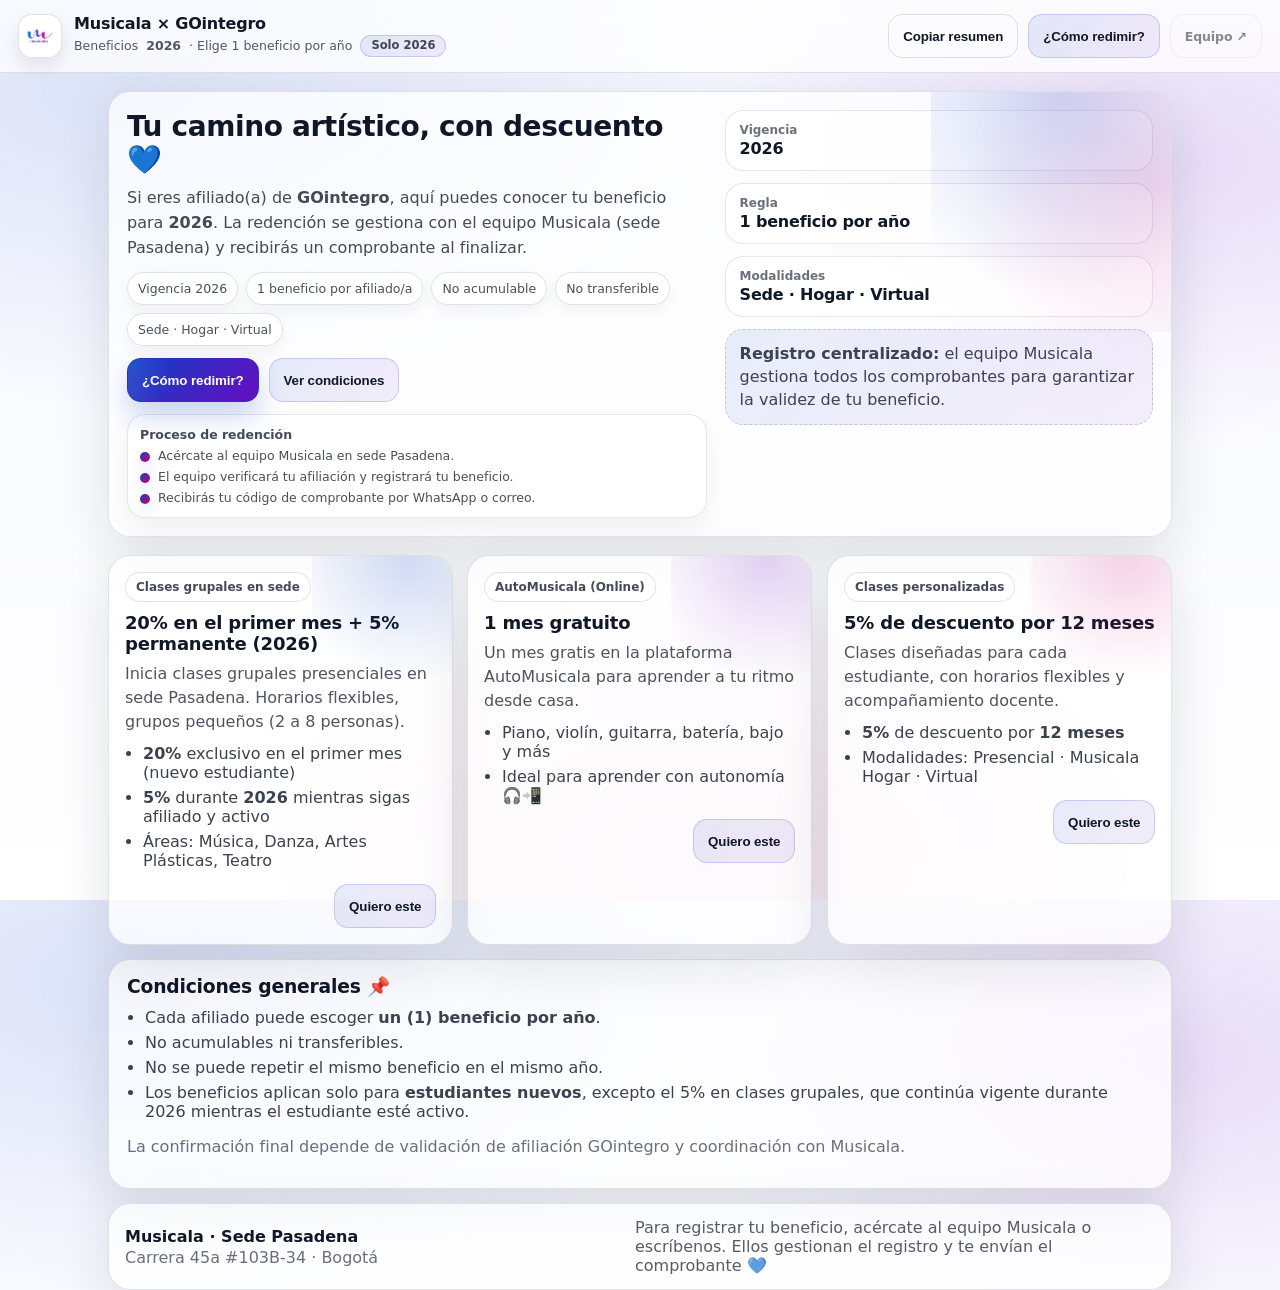
<file: index.html>
<!doctype html>
<html lang="es">
<head>
  <meta charset="utf-8" />
  <meta name="viewport" content="width=device-width, initial-scale=1" />
  <title>GOintegro · Beneficios Musicala (2026)</title>
  <link rel="stylesheet" href="./styles.css" />
  <meta name="theme-color" content="#0C41C4" />
  <meta name="description" content="Guía de beneficios GOintegro 2026 para Musicala. Elige tu beneficio y contáctanos." />
</head>

<body>
  <header class="topbar">
    <div class="topbar__inner">
      <div class="brand">
        <div class="brand__mark brand__mark--logo" aria-label="Musicala">
          <img src="./logo.png" alt="Logo Musicala" loading="eager" decoding="async"
            onerror="this.closest('.brand__mark').classList.add('is-fallback'); this.remove();" />
          <span class="brand__fallback" aria-hidden="true">M</span>
        </div>
        <div class="brand__text">
          <div class="brand__title">Musicala × GOintegro</div>
          <div class="brand__subtitle">
            Beneficios <strong>2026</strong> · Elige 1 beneficio por año
            <span class="badge" title="Solo 2026">Solo 2026</span>
          </div>
        </div>
      </div>

      <div class="topbar__actions">
        <button class="btn btn--ghost" id="btnCopySummary" type="button" title="Copia un resumen para WhatsApp o correo">
          Copiar resumen
        </button>
        <button class="btn btn--soft" id="btnHowTo" type="button">
          ¿Cómo redimir?
        </button>
        <a class="btn btn--ghost adminLink" href="./admin.html" title="Acceso exclusivo para el equipo Musicala">
          Equipo ↗
        </a>
      </div>
    </div>
  </header>

  <main class="wrap">
    <section class="hero card">
      <div class="hero__copy">
        <h1>Tu camino artístico, con descuento 💙</h1>
        <p>
          Si eres afiliado(a) de <strong>GOintegro</strong>, aquí puedes conocer tu beneficio para <strong>2026</strong>.
          La redención se gestiona con el equipo Musicala (sede Pasadena) y recibirás un comprobante al finalizar.
        </p>

        <div class="chips" role="list" aria-label="Resumen rápido">
          <span class="chip" role="listitem">Vigencia 2026</span>
          <span class="chip" role="listitem">1 beneficio por afiliado/a</span>
          <span class="chip" role="listitem">No acumulable</span>
          <span class="chip" role="listitem">No transferible</span>
          <span class="chip" role="listitem">Sede · Hogar · Virtual</span>
        </div>

        <div class="hero__cta">
          <button class="btn btn--primary" id="btnHowTo2" type="button">¿Cómo redimir?</button>
          <button class="btn btn--soft" id="btnConditions" type="button">Ver condiciones</button>
        </div>

        <div class="miniGuide" aria-label="Guía rápida para el equipo">
          <div class="miniGuide__title">Proceso de redención</div>
          <div class="miniGuide__body">
            <div class="miniGuide__item"><span class="dot"></span> Acércate al equipo Musicala en sede Pasadena.</div>
            <div class="miniGuide__item"><span class="dot"></span> El equipo verificará tu afiliación y registrará tu beneficio.</div>
            <div class="miniGuide__item"><span class="dot"></span> Recibirás tu código de comprobante por WhatsApp o correo.</div>
          </div>
        </div>
      </div>

      <div class="hero__panel">
        <div class="stat">
          <div class="stat__k">Vigencia</div>
          <div class="stat__v">2026</div>
        </div>
        <div class="stat">
          <div class="stat__k">Regla</div>
          <div class="stat__v">1 beneficio por año</div>
        </div>
        <div class="stat">
          <div class="stat__k">Modalidades</div>
          <div class="stat__v">Sede · Hogar · Virtual</div>
        </div>
        <div class="note">
          <strong>Registro centralizado:</strong> el equipo Musicala gestiona todos los comprobantes para garantizar la validez de tu beneficio.
        </div>
      </div>
    </section>

    <section class="grid">
      <article class="benefit card" data-benefit="GRUPALES">
        <div class="benefit__tag">Clases grupales en sede</div>
        <h2>20% en el primer mes + 5% permanente (2026)</h2>
        <p>
          Inicia clases grupales presenciales en sede Pasadena. Horarios flexibles, grupos pequeños (2 a 8 personas).
        </p>
        <ul class="list">
          <li><strong>20%</strong> exclusivo en el primer mes (nuevo estudiante)</li>
          <li><strong>5%</strong> durante <strong>2026</strong> mientras sigas afiliado y activo</li>
          <li>Áreas: Música, Danza, Artes Plásticas, Teatro</li>
        </ul>
        <div class="benefit__footer">
          <button class="btn btn--soft howToBtn" type="button">Quiero este</button>
        </div>
      </article>

      <article class="benefit card" data-benefit="AUTOMUSICALA">
        <div class="benefit__tag">AutoMusicala (Online)</div>
        <h2>1 mes gratuito</h2>
        <p>
          Un mes gratis en la plataforma AutoMusicala para aprender a tu ritmo desde casa.
        </p>
        <ul class="list">
          <li>Piano, violín, guitarra, batería, bajo y más</li>
          <li>Ideal para aprender con autonomía 🎧📲</li>
        </ul>
        <div class="benefit__footer">
          <button class="btn btn--soft howToBtn" type="button">Quiero este</button>
        </div>
      </article>

      <article class="benefit card" data-benefit="PERSONALIZADAS">
        <div class="benefit__tag">Clases personalizadas</div>
        <h2>5% de descuento por 12 meses</h2>
        <p>
          Clases diseñadas para cada estudiante, con horarios flexibles y acompañamiento docente.
        </p>
        <ul class="list">
          <li><strong>5%</strong> de descuento por <strong>12 meses</strong></li>
          <li>Modalidades: Presencial · Musicala Hogar · Virtual</li>
        </ul>
        <div class="benefit__footer">
          <button class="btn btn--soft howToBtn" type="button">Quiero este</button>
        </div>
      </article>
    </section>

    <section class="conditions card" id="conditions">
      <h3>Condiciones generales 📌</h3>
      <ul class="list">
        <li>Cada afiliado puede escoger <strong>un (1) beneficio por año</strong>.</li>
        <li>No acumulables ni transferibles.</li>
        <li>No se puede repetir el mismo beneficio en el mismo año.</li>
        <li>Los beneficios aplican solo para <strong>estudiantes nuevos</strong>, excepto el 5% en clases grupales, que continúa vigente durante 2026 mientras el estudiante esté activo.</li>
      </ul>
      <p class="muted">
        La confirmación final depende de validación de afiliación GOintegro y coordinación con Musicala.
      </p>
    </section>

    <section class="footer card">
      <div class="footer__row">
        <div>
          <h4>Musicala · Sede Pasadena</h4>
          <p class="muted">Carrera 45a #103B-34 · Bogotá</p>
        </div>
        <div class="footer__hint">
          Para registrar tu beneficio, acércate al equipo Musicala o escríbenos. Ellos gestionan el registro y te envían el comprobante 💙
        </div>
      </div>
    </section>
  </main>

  <!-- Modal: ¿Cómo redimir? -->
  <dialog class="modal" id="howToModal">
    <div class="modal__card">
      <div class="modal__head">
        <div>
          <div class="modal__title">¿Cómo redimir tu beneficio?</div>
          <div class="modal__subtitle">Es fácil — el equipo Musicala te acompaña</div>
        </div>
        <button class="iconBtn" type="button" id="btnHowToClose" aria-label="Cerrar">✕</button>
      </div>
      <div class="modal__body">
        <div class="howToSteps">
          <div class="howToStep">
            <div class="howToStep__num">1</div>
            <div>
              <strong>Escoge tu beneficio</strong>
              <p class="muted" style="margin:4px 0 0">Revisa las opciones en esta página y decide cuál quieres para 2026.</p>
            </div>
          </div>
          <div class="howToStep">
            <div class="howToStep__num">2</div>
            <div>
              <strong>Contacta al equipo Musicala</strong>
              <p class="muted" style="margin:4px 0 0">Acércate a sede Pasadena o escríbenos. El equipo verificará tu afiliación GOintegro.</p>
            </div>
          </div>
          <div class="howToStep">
            <div class="howToStep__num">3</div>
            <div>
              <strong>Recibe tu comprobante</strong>
              <p class="muted" style="margin:4px 0 0">El equipo registrará tu beneficio y te enviará un código de comprobante por WhatsApp o correo.</p>
            </div>
          </div>
        </div>

        <div class="howToContact">
          <div class="howToContact__title">📍 Musicala · Sede Pasadena</div>
          <div class="muted" style="font-size:13px">Carrera 45a #103B-34 · Bogotá</div>
        </div>

        <p class="muted tiny" style="margin-top:12px">
          Recuerda: 1 beneficio por año, no acumulable, no transferible, no repetir el mismo beneficio en el mismo año.
        </p>
      </div>
      <div class="modal__foot">
        <button class="btn btn--primary" id="btnHowToOk">Entendido</button>
      </div>
    </div>
  </dialog>

  <script src="./app.js"></script>
</body>
</html>
</file>
<file: styles.css>
/* =============================================================================
  GOintegro x Musicala — styles.css (LIGHT · Premium)
  - Musicala tokens (Mozart/Bach/Beethoven/Brahms)
  - 100% light UI
  - Glass suave + sombras finas + micro-UX
  - Modales <dialog> pro
  - Tablas/CSV/claims
  - Accesibilidad: focus visible, targets, reduced motion
============================================================================= */

:root{
  /* Brand */
  --bach:      #220A63;
  --mozart:    #0C41C4;
  --beethoven: #680DBF;
  --brahms:    #CE0071;
  --vivaldi:   #5729FF;

  /* Neutrales */
  --bg0: #F7F8FF;
  --bg1: #FFFFFF;
  --ink: #101828;
  --muted: rgba(16,24,40,.62);

  /* Lines / surfaces */
  --line: rgba(16,24,40,.12);
  --line2: rgba(16,24,40,.08);
  --card: rgba(255,255,255,.74);
  --card2: rgba(255,255,255,.88);

  /* Shadows */
  --shadow:  0 18px 55px rgba(16,24,40,.12);
  --shadow2: 0 10px 28px rgba(16,24,40,.10);
  --shadowSm: 0 8px 18px rgba(16,24,40,.10);

  /* Radius */
  --r12: 12px;
  --r14: 14px;
  --r16: 16px;
  --r18: 18px;
  --r22: 22px;
  --r26: 26px;

  /* Focus */
  --focus: 0 0 0 3px rgba(12,65,196,.18), 0 0 0 7px rgba(104,13,191,.10);

  /* Layout */
  --max: 1100px;
  --tap: 44px;
  --safeB: env(safe-area-inset-bottom, 0px);
}

/* Reset-ish */
*{ box-sizing:border-box; }
html,body{ height:100%; }
[hidden]{ display:none !important; }
body{
  margin:0;
  color:var(--ink);
  font-family: ui-sans-serif, system-ui, -apple-system, Segoe UI, Roboto, Arial;
  -webkit-font-smoothing: antialiased;
  text-rendering: optimizeLegibility;

  background:
    radial-gradient(1000px 540px at 10% 10%, rgba(12,65,196,.12), transparent 60%),
    radial-gradient(900px 520px at 92% 18%, rgba(104,13,191,.12), transparent 55%),
    radial-gradient(780px 460px at 55% 96%, rgba(206,0,113,.10), transparent 60%),
    linear-gradient(180deg, var(--bg0), #fff);
}

img{ max-width:100%; display:block; }
a{ color:inherit; text-decoration:none; }
hr{ border:none; border-top:1px solid var(--line); }

::selection{
  background: rgba(12,65,196,.16);
}

/* =========================================================
   Topbar / Brand
========================================================= */
.topbar{
  position: sticky;
  top: 0;
  z-index: 50;
  backdrop-filter: blur(12px);
  -webkit-backdrop-filter: blur(12px);
  background: rgba(255,255,255,.74);
  border-bottom: 1px solid var(--line);
}

.topbar__inner{
  display:flex;
  align-items:center;
  justify-content:space-between;
  gap: 14px;
  padding: 14px 18px;
}

.brand{
  display:flex;
  align-items:center;
  gap: 12px;
  min-width: 260px;
}

.brand__mark{
  width: 44px;
  height: 44px;
  border-radius: var(--r14);
  display:grid;
  place-items:center;
  font-weight: 900;
  letter-spacing: .3px;
  color: #fff;
  background: linear-gradient(135deg, var(--mozart), var(--beethoven));
  box-shadow: var(--shadow2);
  user-select:none;
  position: relative;
  overflow:hidden;
}

.brand__mark--logo{
  padding: 0;
  background: rgba(255,255,255,.9);
  border: 1px solid rgba(16,24,40,.12);
  box-shadow: var(--shadowSm);
}
.brand__mark--logo img{
  width: 100%;
  height: 100%;
  object-fit: contain;
  padding: 6px;
}
.brand__fallback{ display:none; }
.brand__mark.is-fallback{
  background: linear-gradient(135deg, var(--mozart), var(--beethoven));
  border: none;
}
.brand__mark.is-fallback .brand__fallback{
  display:block;
  color:#fff;
}

.brand__text{ display:flex; flex-direction:column; gap:2px; }
.brand__title{
  font-weight: 900;
  letter-spacing: -.2px;
  line-height: 1.1;
}
.brand__subtitle{
  font-size: 12.5px;
  color: rgba(16,24,40,.72);
  line-height: 1.2;
  display:flex;
  gap: 8px;
  flex-wrap: wrap;
  align-items:center;
}

.badge{
  display:inline-flex;
  align-items:center;
  height: 22px;
  padding: 0 10px;
  border-radius: 999px;
  border: 1px solid rgba(12,65,196,.18);
  background: linear-gradient(135deg, rgba(12,65,196,.10), rgba(104,13,191,.08));
  color: rgba(16,24,40,.78);
  font-weight: 800;
  font-size: 11.5px;
}

.topbar__actions{
  display:flex;
  align-items:center;
  gap: 10px;
  flex-wrap: wrap;
}

/* =========================================================
   Layout / Cards
========================================================= */
.wrap{
  max-width: var(--max);
  margin: 18px auto 44px;
  padding: 0 18px;
}

.card{
  border: 1px solid var(--line);
  background: var(--card);
  border-radius: var(--r22);
  box-shadow: var(--shadow);
}

.muted{ color: var(--muted); }
.tiny{ font-size: 12px; line-height: 1.45; }

/* =========================================================
   Hero
========================================================= */
.hero{
  display:grid;
  grid-template-columns: 1.15fr .85fr;
  gap: 18px;
  padding: 18px;
  position: relative;
  overflow:hidden;
}

.hero::before{
  content:"";
  position:absolute;
  inset:-120px -120px auto auto;
  width: 360px;
  height: 360px;
  background:
    radial-gradient(circle at 35% 35%, rgba(12,65,196,.18), transparent 60%),
    radial-gradient(circle at 60% 60%, rgba(206,0,113,.12), transparent 62%);
  pointer-events:none;
  filter: saturate(1.05);
}

.hero__copy h1{
  margin: 0 0 10px;
  font-size: 28px;
  letter-spacing: -.4px;
}
.hero__copy p{
  margin: 0 0 12px;
  color: rgba(16,24,40,.78);
  line-height: 1.55;
}

.chips{
  display:flex;
  flex-wrap: wrap;
  gap: 8px;
}
.chip{
  padding: 8px 10px;
  border-radius: 999px;
  border: 1px solid rgba(16,24,40,.12);
  background: rgba(255,255,255,.76);
  color: rgba(16,24,40,.76);
  font-size: 12.5px;
  box-shadow: 0 6px 16px rgba(16,24,40,.05);
}

.hero__cta{
  margin-top: 12px;
  display:flex;
  gap: 10px;
  flex-wrap: wrap;
}

.hero__panel{
  display:grid;
  gap: 12px;
  align-content: start;
}

.stat{
  padding: 12px 14px;
  border-radius: var(--r18);
  background: rgba(255,255,255,.76);
  border: 1px solid rgba(16,24,40,.10);
}
.stat__k{
  color: rgba(16,24,40,.62);
  font-size: 12px;
  font-weight: 800;
}
.stat__v{
  margin-top: 2px;
  font-weight: 900;
  letter-spacing: -.2px;
}

.note{
  padding: 12px 14px;
  border-radius: var(--r18);
  background: linear-gradient(135deg, rgba(12,65,196,.09), rgba(104,13,191,.07));
  border: 1px dashed rgba(16,24,40,.18);
  color: rgba(16,24,40,.80);
  line-height: 1.45;
}

.miniGuide{
  margin-top: 12px;
  border-radius: var(--r18);
  border: 1px solid rgba(16,24,40,.10);
  background: rgba(255,255,255,.72);
  padding: 12px 12px;
  box-shadow: 0 10px 26px rgba(16,24,40,.06);
}
.miniGuide__title{
  font-weight: 900;
  font-size: 12.5px;
  color: rgba(16,24,40,.78);
  margin-bottom: 6px;
}
.miniGuide__body{
  display:grid;
  gap: 6px;
  color: rgba(16,24,40,.76);
  font-size: 12.5px;
}
.miniGuide__item{
  display:flex;
  align-items:flex-start;
  gap: 8px;
}
.dot{
  width: 10px;
  height: 10px;
  border-radius: 999px;
  margin-top: 4px;
  background: linear-gradient(135deg, var(--mozart), var(--brahms));
  box-shadow: 0 6px 14px rgba(12,65,196,.18);
}

/* =========================================================
   Benefits grid
========================================================= */
.grid{
  margin-top: 18px;
  display:grid;
  grid-template-columns: repeat(3, 1fr);
  gap: 14px;
}

.benefit{
  padding: 16px;
  position: relative;
  overflow:hidden;
  transition: transform .12s ease, box-shadow .16s ease, border-color .16s ease;
  will-change: transform;
}

.benefit::before{
  content:"";
  position:absolute;
  inset:-90px -100px auto auto;
  width: 240px;
  height: 240px;
  background: radial-gradient(circle at 40% 40%, rgba(12,65,196,.18), transparent 60%);
  pointer-events:none;
}

.benefit[data-benefit="AUTOMUSICALA"]::before{
  background: radial-gradient(circle at 40% 40%, rgba(104,13,191,.18), transparent 60%);
}
.benefit[data-benefit="PERSONALIZADAS"]::before{
  background: radial-gradient(circle at 40% 40%, rgba(206,0,113,.16), transparent 60%);
}

.benefit:hover{
  transform: translateY(-2px);
  box-shadow: 0 22px 60px rgba(16,24,40,.14);
  border-color: rgba(12,65,196,.18);
}

.benefit__tag{
  display:inline-flex;
  align-items:center;
  font-size: 12px;
  font-weight: 900;
  color: rgba(16,24,40,.78);
  border: 1px solid rgba(16,24,40,.12);
  background: rgba(255,255,255,.78);
  padding: 7px 10px;
  border-radius: 999px;
}

.benefit h2{
  margin: 10px 0 8px;
  font-size: 18px;
  letter-spacing: -.2px;
}
.benefit p{
  margin: 0 0 10px;
  color: rgba(16,24,40,.74);
  line-height: 1.5;
}

.list{ margin: 0; padding-left: 18px; color: rgba(16,24,40,.82); }
.list li{ margin: 6px 0; }

.benefit__footer{
  margin-top: 14px;
  display:flex;
  justify-content:flex-end;
}

/* =========================================================
   Conditions / Footer
========================================================= */
.conditions{
  margin-top: 14px;
  padding: 16px 18px;
}
.conditions h3{
  margin: 0 0 10px;
  letter-spacing: -.2px;
}

.footer{
  margin-top: 14px;
  padding: 14px 16px;
}
.footer__row{
  display:flex;
  justify-content:space-between;
  gap: 16px;
  align-items:center;
  flex-wrap: wrap;
}
.footer h4{ margin:0 0 2px; }
.footer p{ margin:0; }
.footer__hint{
  color: rgba(16,24,40,.70);
  max-width: 520px;
}

/* =========================================================
   Buttons
========================================================= */
.btn{
  min-height: var(--tap);
  height: 42px;
  padding: 0 14px;
  border-radius: var(--r14);
  border: 1px solid rgba(16,24,40,.12);
  background: rgba(255,255,255,.78);
  color: var(--ink);
  cursor:pointer;
  display:inline-flex;
  align-items:center;
  justify-content:center;
  gap: 8px;
  font-weight: 900;
  letter-spacing: -.1px;
  transition: transform .08s ease, box-shadow .16s ease, background .16s ease, border-color .16s ease, filter .16s ease;
  user-select:none;
  white-space: nowrap;
}

.btn:hover{
  box-shadow: 0 12px 30px rgba(16,24,40,.10);
  border-color: rgba(16,24,40,.16);
}

.btn:active{ transform: translateY(1px); }
.btn:focus-visible{ outline:none; box-shadow: var(--focus); }

.btn--primary{
  border-color: rgba(12,65,196,.26);
  background: linear-gradient(135deg, var(--mozart), var(--beethoven));
  color:#fff;
  box-shadow: 0 14px 28px rgba(12,65,196,.22);
  position: relative;
  overflow:hidden;
}
.btn--primary::after{
  content:"";
  position:absolute;
  inset:-40%;
  background: radial-gradient(circle at 30% 30%, rgba(255,255,255,.28), transparent 55%);
  transform: translateX(-30%);
  opacity:.8;
  pointer-events:none;
}
.btn--primary:hover{ filter: brightness(1.03); }

.btn--soft{
  background: linear-gradient(135deg, rgba(12,65,196,.10), rgba(104,13,191,.08));
  border-color: rgba(12,65,196,.18);
}
.btn--soft:hover{
  background: linear-gradient(135deg, rgba(12,65,196,.12), rgba(104,13,191,.10));
}

.btn--ghost{
  background: transparent;
}

.btn.danger{
  border-color: rgba(206,0,113,.28);
  color: var(--brahms);
}
.btn.danger:hover{
  background: rgba(206,0,113,.06);
}

.btn:disabled{
  opacity:.55;
  cursor:not-allowed;
  transform:none;
  box-shadow:none;
}

/* =========================================================
   Modal (dialog)
========================================================= */
.modal{
  border:none;
  padding:0;
  background: transparent;
  max-width: 720px;
  width: calc(100% - 24px);
}

.modal::backdrop{
  background: rgba(16,24,40,.45);
  backdrop-filter: blur(4px);
  -webkit-backdrop-filter: blur(4px);
}

.modal__card{
  border-radius: 20px;
  border: 1px solid rgba(255,255,255,.55);
  background: rgba(255,255,255,.86);
  box-shadow: var(--shadow);
  overflow:hidden;
}

.modal__head{
  display:flex;
  align-items:flex-start;
  justify-content:space-between;
  gap: 12px;
  padding: 14px 14px 10px;
  border-bottom: 1px solid rgba(16,24,40,.10);
}

.modal__title{
  font-weight: 950;
  letter-spacing: -.2px;
}
.modal__subtitle{
  margin-top: 3px;
  color: rgba(16,24,40,.62);
  font-size: 12.5px;
}

.modal__body{
  padding: 14px;
}

.modal__foot{
  display:flex;
  justify-content:flex-end;
  gap: 10px;
  padding: 12px 14px calc(14px + var(--safeB));
  border-top: 1px solid rgba(16,24,40,.10);
}

.iconBtn{
  width: 38px;
  height: 38px;
  border-radius: var(--r14);
  border: 1px solid rgba(16,24,40,.12);
  background: rgba(255,255,255,.78);
  cursor:pointer;
  display:grid;
  place-items:center;
  transition: transform .08s ease, box-shadow .14s ease;
}
.iconBtn:hover{ box-shadow: 0 12px 26px rgba(16,24,40,.10); }
.iconBtn:active{ transform: translateY(1px); }
.iconBtn:focus-visible{ outline:none; box-shadow: var(--focus); }

.row{
  display:grid;
  grid-template-columns: 1fr 1fr;
  gap: 12px;
  margin-bottom: 12px;
}
.field{ display:grid; gap: 6px; }
.field span{
  font-size: 12.5px;
  font-weight: 900;
  color: rgba(16,24,40,.78);
}

input, select, textarea{
  border-radius: var(--r14);
  border: 1px solid rgba(16,24,40,.14);
  background: rgba(255,255,255,.90);
  padding: 10px 12px;
  font: inherit;
  color: var(--ink);
  transition: box-shadow .14s ease, border-color .14s ease, background .14s ease;
}
textarea{
  resize: vertical;
  min-height: 88px;
}
input:focus, select:focus, textarea:focus{
  outline:none;
  box-shadow: var(--focus);
  border-color: rgba(12,65,196,.25);
  background: #fff;
}

.alert{
  margin-top: 10px;
  padding: 10px 12px;
  border-radius: var(--r16);
  border: 1px solid rgba(206,0,113,.22);
  background: rgba(206,0,113,.06);
  color: rgba(16,24,40,.86);
  font-weight: 900;
}

.receipt{
  border-radius: var(--r18);
  border: 1px solid rgba(16,24,40,.12);
  background: rgba(255,255,255,.76);
  padding: 12px 12px;
  line-height: 1.5;
}
.receipt b{ font-weight: 950; }
.receiptActions{
  display:flex;
  gap: 10px;
  flex-wrap: wrap;
  margin-top: 12px;
}

/* =========================================================
   Table
========================================================= */
.tableWrap{
  overflow:auto;
  border-radius: var(--r16);
  border: 1px solid rgba(16,24,40,.12);
  background: rgba(255,255,255,.76);
  box-shadow: 0 12px 26px rgba(16,24,40,.06);
}

.table{
  width:100%;
  border-collapse: collapse;
  min-width: 820px;
}

.table th, .table td{
  padding: 10px 10px;
  border-bottom: 1px solid rgba(16,24,40,.10);
  text-align:left;
  font-size: 12.5px;
  color: rgba(16,24,40,.84);
  white-space: nowrap;
}

.table th{
  color: rgba(16,24,40,.74);
  font-weight: 950;
  background: rgba(12,65,196,.05);
  position: sticky;
  top: 0;
  z-index: 1;
}

/* =========================================================
   Scrollbars
========================================================= */
*::-webkit-scrollbar{ height: 10px; width: 10px; }
*::-webkit-scrollbar-thumb{
  background: rgba(16,24,40,.18);
  border-radius: 999px;
  border: 2px solid rgba(255,255,255,.7);
}
*::-webkit-scrollbar-track{
  background: rgba(255,255,255,.55);
}

/* =========================================================
   Responsive
========================================================= */
@media (max-width: 980px){
  .hero{ grid-template-columns: 1fr; }
  .grid{ grid-template-columns: 1fr; }
  .row{ grid-template-columns: 1fr; }
  .topbar__inner{ flex-wrap: wrap; }
  .brand{ min-width: 0; }
}

/* =========================================================
   Print
========================================================= */
@media print{
  .topbar{ position: static; }
  .topbar__actions{ display:none !important; }
  .btn{ display:none !important; }
  body{ background: #fff !important; }
  .card{ box-shadow: none !important; background: #fff !important; }
  .benefit::before, .hero::before{ display:none !important; }
}

/* =========================================================
   Reduced motion
========================================================= */
@media (prefers-reduced-motion: reduce){
  *{
    transition: none !important;
    scroll-behavior: auto !important;
  }
  .benefit:hover{ transform:none !important; }
}

/* =========================================================
   Auth screens (admin.html)
========================================================= */
.authScreen{
  min-height: 100vh;
  display: grid;
  place-items: center;
  padding: 24px;
}

.authCard{
  width: 100%;
  max-width: 380px;
  padding: 30px 26px;
  text-align: center;
  backdrop-filter: blur(10px);
}

.authCard h2{
  letter-spacing: -.3px;
}

/* =========================================================
   Admin — Stats row
========================================================= */
.statsRow{
  display: grid;
  grid-template-columns: repeat(4, 1fr);
  gap: 12px;
  margin-top: 16px;
}

@media (max-width: 700px){
  .statsRow{ grid-template-columns: repeat(2, 1fr); }
}

/* =========================================================
   Admin — Table header + search
========================================================= */
.tableHeader{
  display: flex;
  align-items: center;
  justify-content: space-between;
  gap: 12px;
  flex-wrap: wrap;
}

.searchInput{
  border-radius: var(--r14);
  border: 1px solid var(--line);
  background: rgba(255,255,255,.88);
  padding: 9px 13px;
  font: inherit;
  font-size: 13px;
  color: var(--ink);
  width: 220px;
  transition: box-shadow .14s ease, border-color .14s ease;
}
.searchInput:focus{
  outline: none;
  box-shadow: var(--focus);
  border-color: rgba(12,65,196,.25);
  background: #fff;
}

/* =========================================================
   Link discreto "Equipo" en topbar publico
========================================================= */
.adminLink{
  font-size: 12.5px;
  opacity: .50;
  transition: opacity .16s ease;
}
.adminLink:hover{ opacity: 1; }

/* =========================================================
   Modal Publico — Como redimir (pasos)
========================================================= */
.howToSteps{
  display: grid;
  gap: 16px;
  margin-bottom: 18px;
}

.howToStep{
  display: flex;
  gap: 14px;
  align-items: flex-start;
}

.howToStep__num{
  flex-shrink: 0;
  width: 32px;
  height: 32px;
  border-radius: 999px;
  background: linear-gradient(135deg, var(--mozart), var(--beethoven));
  color: #fff;
  font-weight: 900;
  font-size: 14px;
  display: grid;
  place-items: center;
  box-shadow: 0 8px 18px rgba(12,65,196,.22);
}

.howToStep strong{
  display: block;
  margin-bottom: 3px;
  letter-spacing: -.1px;
}

.howToContact{
  padding: 12px 14px;
  border-radius: var(--r16);
  border: 1px solid rgba(16,24,40,.12);
  background: linear-gradient(135deg, rgba(12,65,196,.08), rgba(104,13,191,.06));
}

.howToContact__title{
  font-weight: 900;
  margin-bottom: 4px;
  letter-spacing: -.1px;
}
</file>
